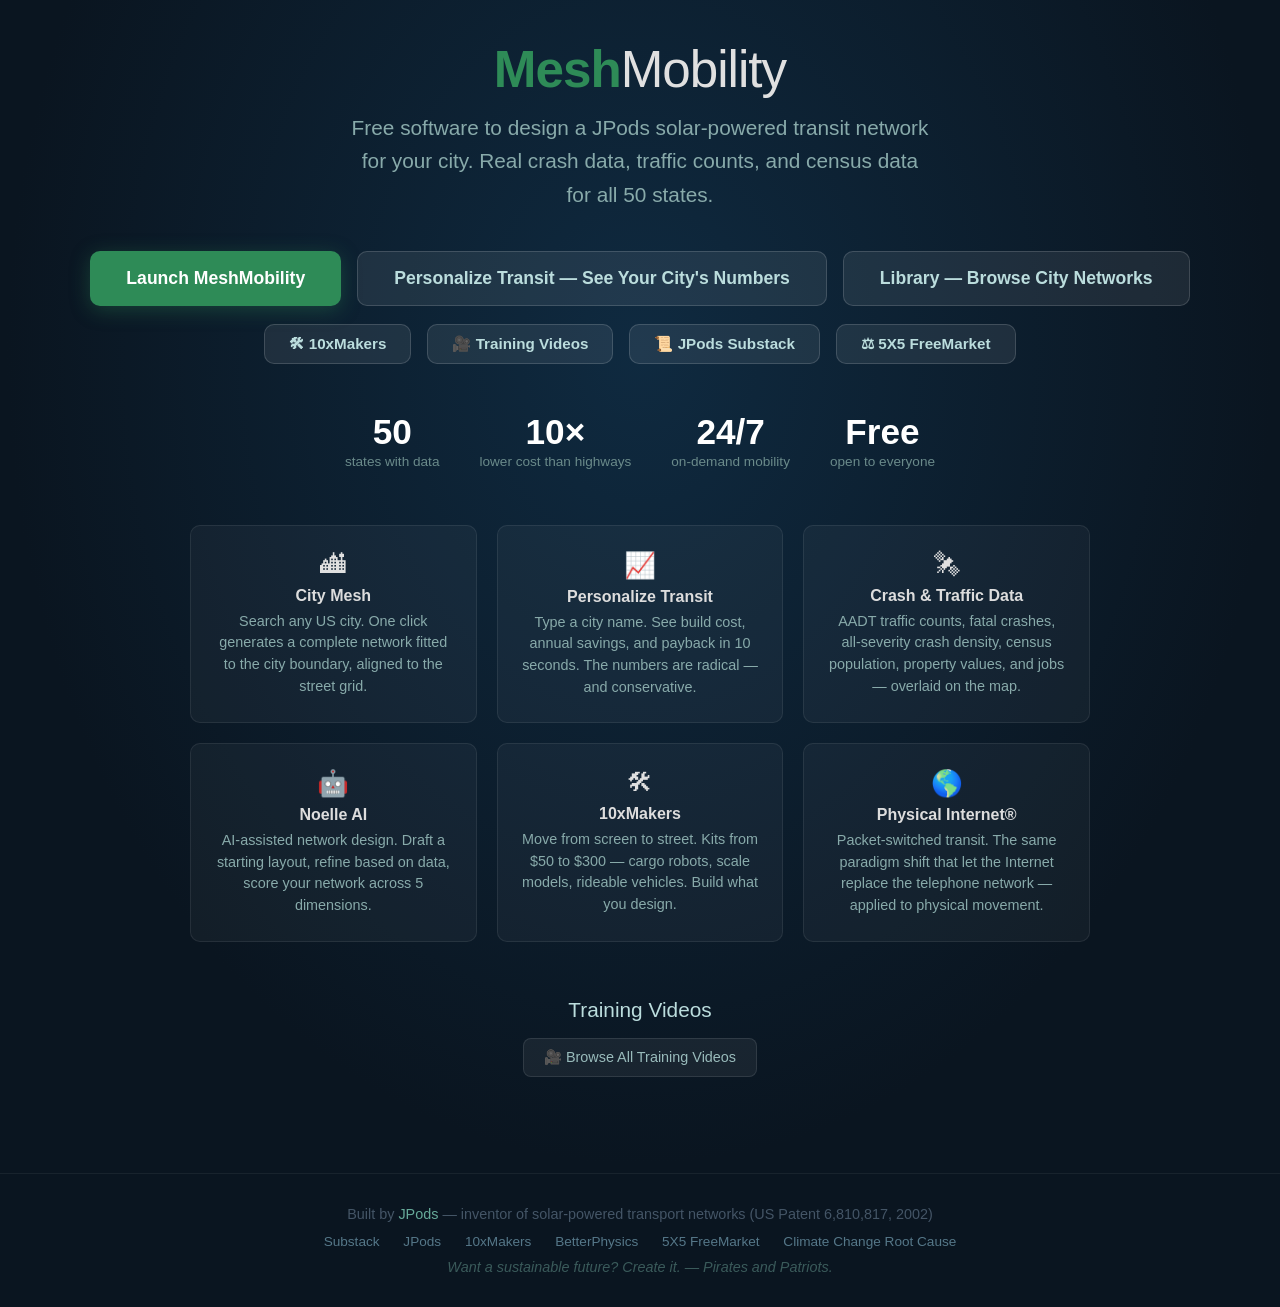
<file: gui/static/landing.html>
<!DOCTYPE html>
<html lang="en">
<head>
<meta charset="UTF-8">
<meta name="viewport" content="width=device-width, initial-scale=1">
<title>MeshMobility — Design Transit for Your City</title>
<style>
  * { margin: 0; padding: 0; box-sizing: border-box; }
  body { font-family: -apple-system, BlinkMacSystemFont, "Segoe UI", sans-serif; color: #e0e0e0; background: #0a1520; }
  a { color: #5cb8ff; text-decoration: none; }

  .hero {
    min-height: 100vh; display: flex; flex-direction: column;
    align-items: center; justify-content: center; text-align: center;
    padding: 40px 24px;
    background: radial-gradient(ellipse at 50% 30%, #0f2a40 0%, #0a1520 70%);
  }
  .hero h1 {
    font-size: 3.2em; font-weight: 300; letter-spacing: -1px;
    margin-bottom: 12px;
  }
  .hero h1 span { color: #2e8b57; font-weight: 600; }
  .hero .tagline {
    font-size: 1.3em; color: #8aa; max-width: 580px;
    margin-bottom: 40px; line-height: 1.6;
  }

  .cta-row { display: flex; gap: 16px; flex-wrap: wrap; justify-content: center; margin-bottom: 48px; }
  .cta {
    display: inline-flex; align-items: center; gap: 8px;
    padding: 16px 36px; border-radius: 10px; font-size: 1.1em; font-weight: 600;
    transition: transform 0.15s, box-shadow 0.2s; cursor: pointer;
  }
  .cta:hover { transform: translateY(-2px); text-decoration: none; }
  .cta-primary { background: #2e8b57; color: white; box-shadow: 0 4px 20px rgba(46,139,87,0.35); }
  .cta-primary:hover { box-shadow: 0 6px 28px rgba(46,139,87,0.5); color: white; }
  .cta-secondary { background: rgba(255,255,255,0.08); color: #bdd; border: 1px solid rgba(255,255,255,0.15); }
  .cta-secondary:hover { background: rgba(255,255,255,0.14); color: white; }

  .stats {
    display: flex; gap: 40px; flex-wrap: wrap; justify-content: center;
    margin-bottom: 56px;
  }
  .stat { text-align: center; }
  .stat .num { font-size: 2.2em; font-weight: 700; color: white; }
  .stat .lbl { font-size: 0.85em; color: #6a8a8a; margin-top: 2px; }

  .features {
    display: grid; grid-template-columns: repeat(auto-fit, minmax(260px, 1fr));
    gap: 20px; max-width: 900px; margin-bottom: 56px;
  }
  .feature {
    background: rgba(255,255,255,0.04); border: 1px solid rgba(255,255,255,0.08);
    border-radius: 10px; padding: 24px;
  }
  .feature .icon { font-size: 1.6em; margin-bottom: 8px; }
  .feature h3 { font-size: 1em; color: #ddd; margin-bottom: 6px; font-weight: 600; }
  .feature p { font-size: 0.9em; color: #8aa; line-height: 1.5; }

  .video-section {
    max-width: 700px; text-align: center; margin-bottom: 56px;
  }
  .video-section h2 { font-size: 1.3em; color: #bdd; margin-bottom: 16px; font-weight: 400; }
  .video-links { display: flex; gap: 12px; flex-wrap: wrap; justify-content: center; }
  .video-link {
    padding: 10px 20px; background: rgba(255,255,255,0.06);
    border: 1px solid rgba(255,255,255,0.1); border-radius: 8px;
    font-size: 0.9em; color: #9bb; transition: background 0.15s;
  }
  .video-link:hover { background: rgba(255,255,255,0.12); color: #dff; }
  .video-link .dur { color: #567; margin-left: 4px; }

  .bottom-bar {
    padding: 32px 24px; text-align: center;
    border-top: 1px solid rgba(255,255,255,0.06);
  }
  .bottom-bar .by { color: #456; font-size: 0.9em; margin-bottom: 8px; }
  .bottom-bar .by a { color: #6a9; }
  .bottom-bar .links { font-size: 0.85em; color: #345; }
  .bottom-bar .links a { color: #578; margin: 0 10px; }
  .bottom-bar .pirate { font-style: italic; color: #3a5a5a; margin-top: 10px; font-size: 0.9em; }

  @media (max-width: 600px) {
    .hero h1 { font-size: 2.2em; }
    .cta-row { flex-direction: column; align-items: center; }
    .stats { gap: 24px; }
  }
</style>
</head>
<body>

<div class="hero">

  <h1><span>Mesh</span>Mobility</h1>
  <p class="tagline">
    Free software to design a JPods solar-powered transit network for your city.
    Real crash data, traffic counts, and census data for all 50 states.
  </p>

  <div class="cta-row">
    <a href="/app" target="_blank" class="cta cta-primary">Launch MeshMobility</a>
    <a href="https://personalizetransit.com" target="_blank" class="cta cta-secondary">Personalize Transit — See Your City's Numbers</a>
    <a href="/library" target="_blank" class="cta cta-secondary">Library — Browse City Networks</a>
  </div>
  <div class="cta-row" style="margin-top:-30px">
    <a href="https://www.10xmakers.com" target="_blank" class="cta cta-secondary" style="padding:10px 24px;font-size:0.95em">&#128736; 10xMakers</a>
    <a href="/training" class="cta cta-secondary" style="padding:10px 24px;font-size:0.95em">&#127909; Training Videos</a>
    <a href="https://jpods.substack.com" target="_blank" class="cta cta-secondary" style="padding:10px 24px;font-size:0.95em">&#128220; JPods Substack</a>
    <a href="https://www.5x5FreeMarket.com" target="_blank" class="cta cta-secondary" style="padding:10px 24px;font-size:0.95em">&#9878; 5X5 FreeMarket</a>
  </div>

  <div class="stats">
    <div class="stat"><div class="num">50</div><div class="lbl">states with data</div></div>
    <div class="stat"><div class="num">10&times;</div><div class="lbl">lower cost than highways</div></div>
    <div class="stat"><div class="num">24/7</div><div class="lbl">on-demand mobility</div></div>
    <div class="stat"><div class="num">Free</div><div class="lbl">open to everyone</div></div>
  </div>

  <div class="features">
    <div class="feature">
      <div class="icon">&#127961;</div>
      <h3>City Mesh</h3>
      <p>Search any US city. One click generates a complete network fitted to the city boundary, aligned to the street grid.</p>
    </div>
    <div class="feature">
      <div class="icon">&#128200;</div>
      <h3>Personalize Transit</h3>
      <p>Type a city name. See build cost, annual savings, and payback in 10 seconds. The numbers are radical — and conservative.</p>
    </div>
    <div class="feature">
      <div class="icon">&#128752;</div>
      <h3>Crash &amp; Traffic Data</h3>
      <p>AADT traffic counts, fatal crashes, all-severity crash density, census population, property values, and jobs — overlaid on the map.</p>
    </div>
    <div class="feature">
      <div class="icon">&#129302;</div>
      <h3>Noelle AI</h3>
      <p>AI-assisted network design. Draft a starting layout, refine based on data, score your network across 5 dimensions.</p>
    </div>
    <a href="https://www.10xmakers.com" target="_blank" class="feature" style="text-decoration:none;color:inherit">
      <div class="icon">&#128736;</div>
      <h3>10xMakers</h3>
      <p>Move from screen to street. Kits from $50 to $300 — cargo robots, scale models, rideable vehicles. Build what you design.</p>
    </a>
    <div class="feature">
      <div class="icon">&#127758;</div>
      <h3>Physical Internet&reg;</h3>
      <p>Packet-switched transit. The same paradigm shift that let the Internet replace the telephone network — applied to physical movement.</p>
    </div>
  </div>

  <div class="video-section">
    <h2>Training Videos</h2>
    <div class="video-links">
      <a href="/training" class="video-link">&#127909; Browse All Training Videos</a>
    </div>
  </div>

</div>

<div class="bottom-bar">
  <div class="by">Built by <a href="https://jpods.com" target="_blank">JPods</a> — inventor of solar-powered transport networks (US Patent 6,810,817, 2002)</div>
  <div class="links" style="margin-top:12px">
    <a href="https://jpods.substack.com" target="_blank">Substack</a>
    <a href="https://jpods.com" target="_blank">JPods</a>
    <a href="https://www.10xmakers.com" target="_blank">10xMakers</a>
    <a href="https://betterphysics.com" target="_blank">BetterPhysics</a>
    <a href="https://www.5x5FreeMarket.com" target="_blank">5X5 FreeMarket</a>
    <a href="https://www.ClimateChangeRootCause.com" target="_blank">Climate Change Root Cause</a>
  </div>
  <div class="pirate">Want a sustainable future? Create it. — Pirates and Patriots.</div>
</div>

</body>
</html>
</file>
